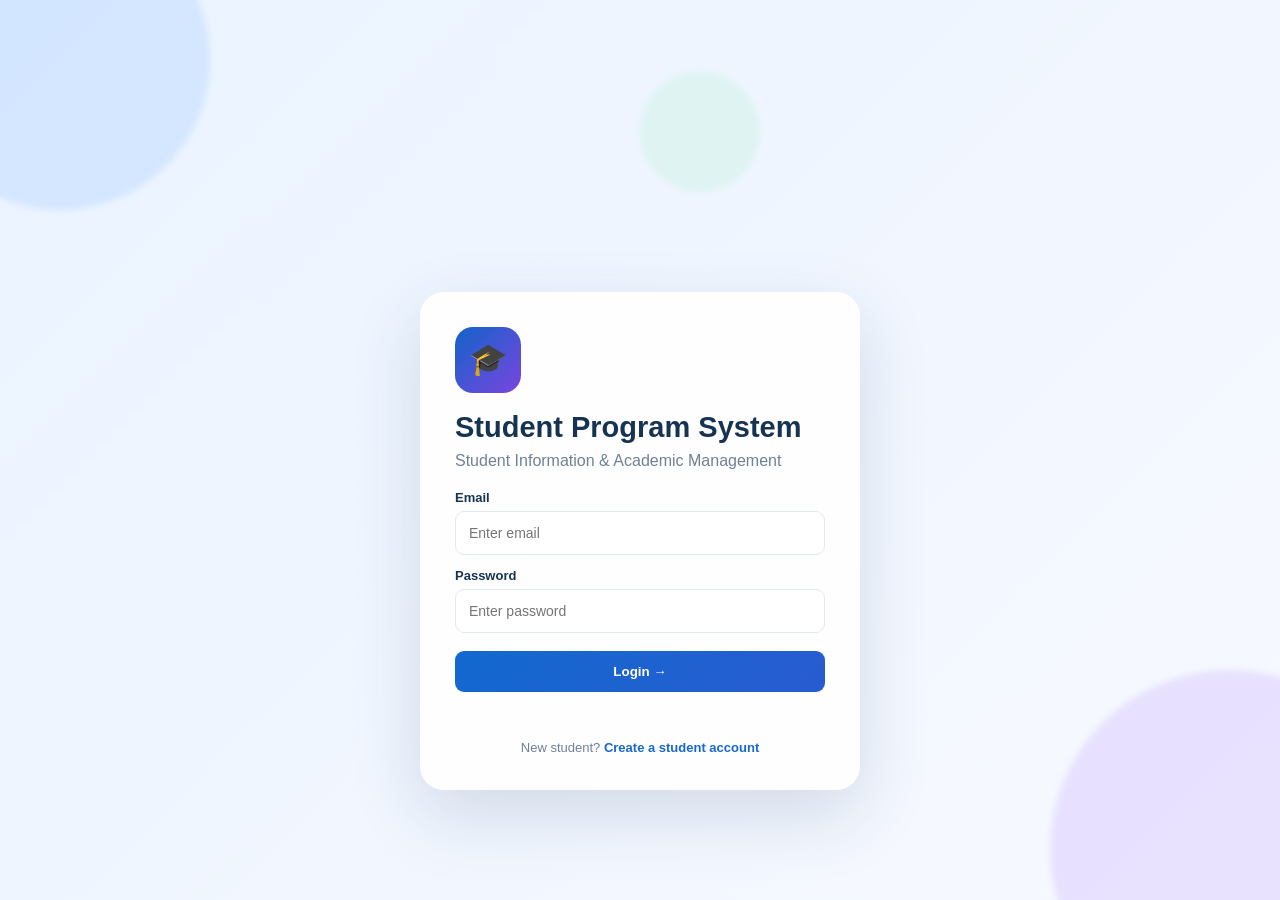
<file: index.html>
<!DOCTYPE html>
<html lang="en">
<head>
<meta charset="UTF-8">
<meta name="viewport" content="width=device-width, initial-scale=1.0">
<title>Student Program System</title>
<link rel="stylesheet" href="style.css">
</head>
<body class="login-body">
<div class="login-bg"><span></span><span></span><span></span></div>
<div class="login-card">
  <div class="logo-box">🎓</div>
  <h1>Student Program System</h1>
  <p class="sub">Student Information & Academic Management</p>
<form id="loginForm">
    <label>Email</label>
    <input id="email" type="email" placeholder="Enter email" required>
    <label>Password</label>
    <input id="password" type="password" placeholder="Enter password" required>
    <button class="btn primary full" type="submit">Login <span>→</span></button>
  </form>
  <div id="loginMsg" class="msg"></div>
  <p class="register-link">New student? <a href="register.html">Create a student account</a></p>
</div>
<script src="script.js"></script>
</body>
</html>
</file>
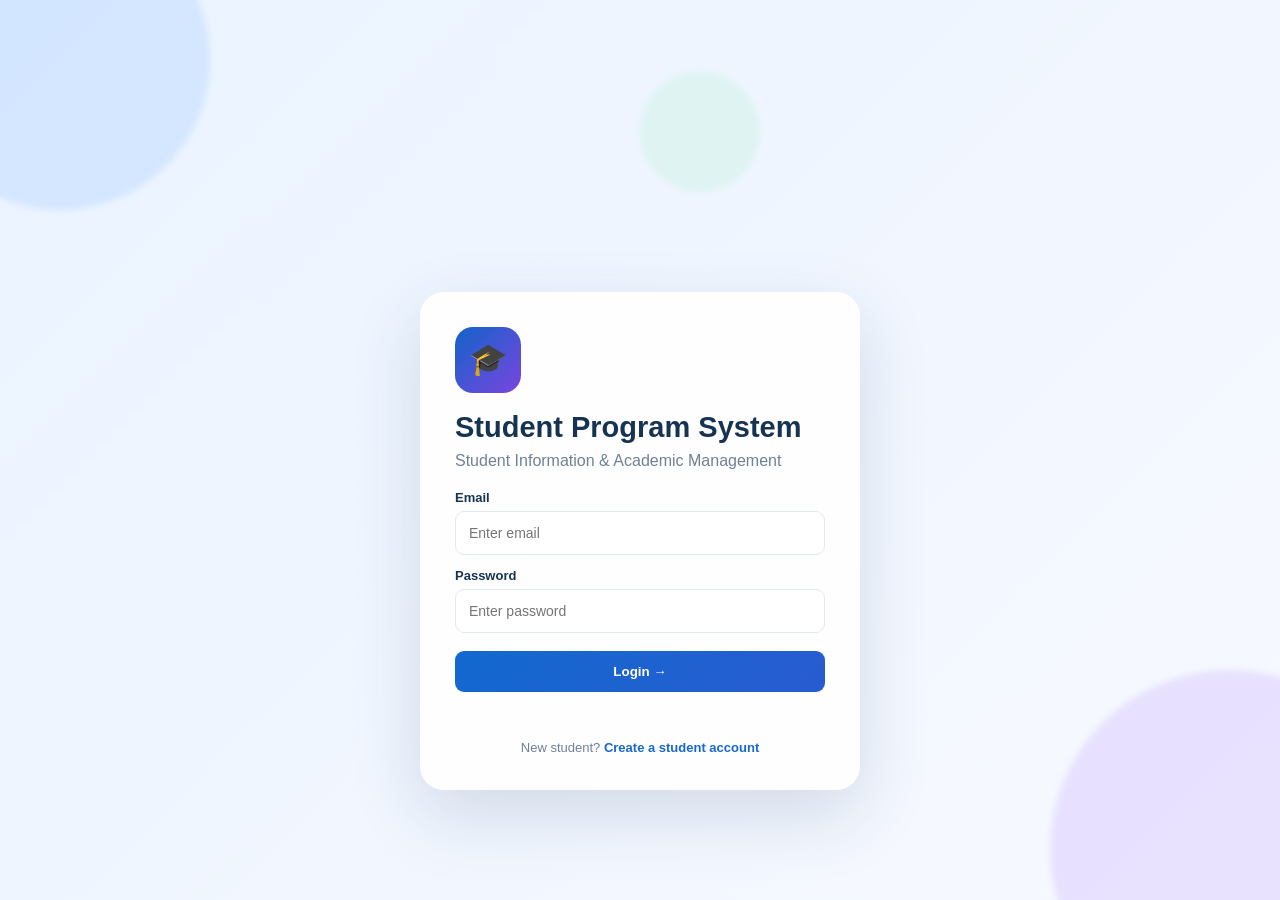
<file: admin.html>
<!DOCTYPE html>
<html lang="en">
<head>
<meta charset="UTF-8"><meta name="viewport" content="width=device-width,initial-scale=1.0">
<title>Student Program System - Admin</title><link rel="stylesheet" href="style.css">
</head>
<body>
<div class="app admin-app">
<aside class="sidebar">
  <div class="side-brand"><div class="mini-logo">🎓</div><div><b>STUDENT PROGRAM</b><small>SYSTEM</small></div></div>
  <div class="profile"><div class="avatar">AD</div><div><b id="adminSideName">Admin</b><small>Administrator</small></div></div>
  <div class="menu-label">ADMIN MENU</div>
  <button class="nav active" data-page="admin-dashboard"><span>📊</span>Dashboard</button>
  <button class="nav" data-page="students"><span>👨‍🎓</span>Students</button>
  <button class="nav" data-page="reports"><span>📄</span>Reports</button>
  <button class="nav" data-page="notices"><span>📢</span>Notices</button>
  <button class="nav" data-page="analytics"><span>📈</span>Analytics</button>
  <div class="side-bottom"><button class="nav logout-side" onclick="logout()"><span>↪️</span>Logout</button></div>
</aside>
<main class="main"><header class="topbar"><button class="hamb" id="hamb">☰</button><div><h2 id="adminTitle">Admin Dashboard</h2><small>Manage students and academic reports</small></div><div class="top-user"><div class="top-avatar">AD</div><b>Administrator</b></div></header><section id="adminContent" class="content"></section></main>
</div><div id="toast"></div><script src="script.js"></script><script>initAdmin();</script>
</body></html>
</file>
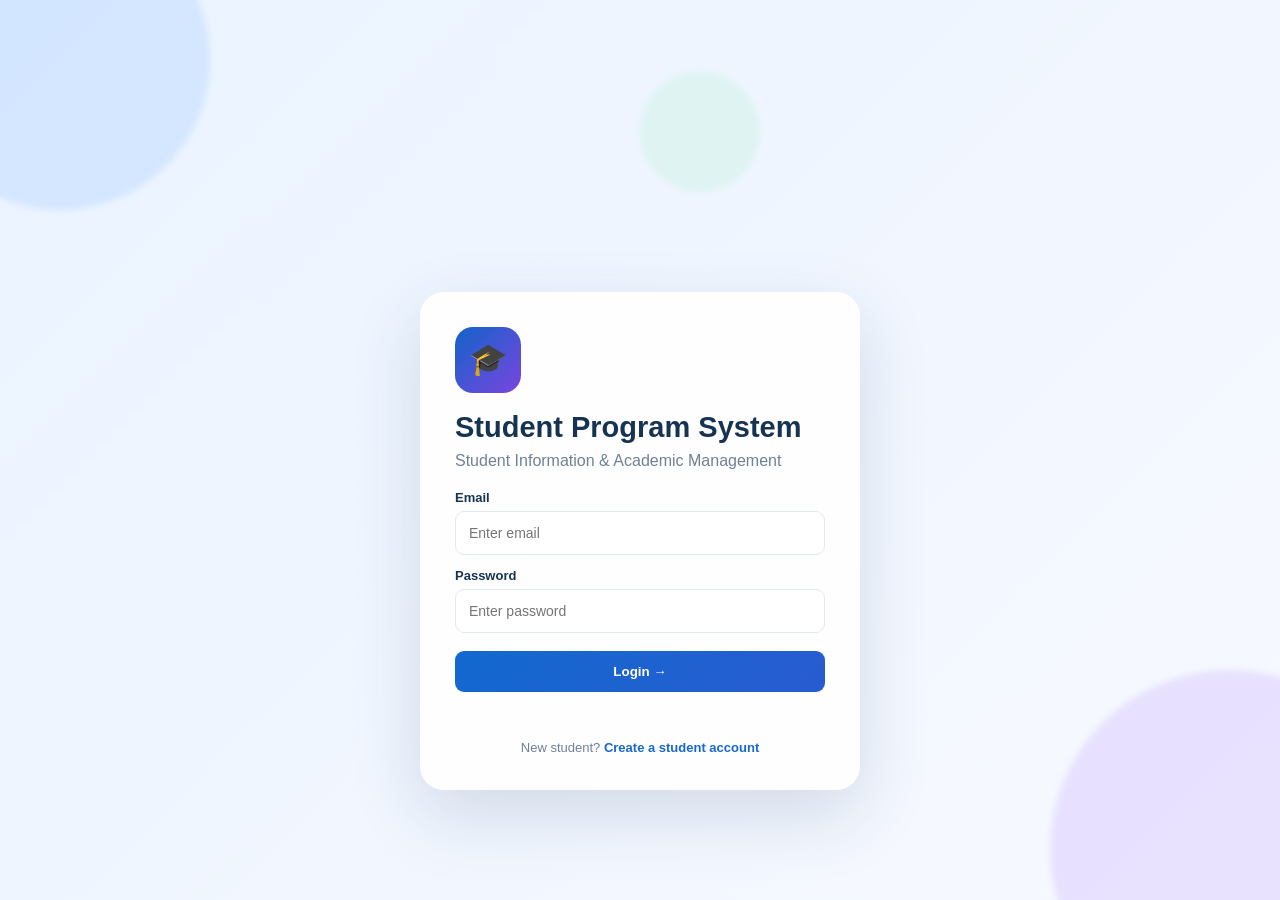
<file: dashboard.html>
<!DOCTYPE html>
<html lang="en">
<head>
<meta charset="UTF-8">
<meta name="viewport" content="width=device-width,initial-scale=1.0">
<title>Student Program System</title>
<link rel="stylesheet" href="style.css">
</head>
<body>
<div class="app">
<aside class="sidebar" id="sidebar">
  <div class="side-brand">
    <div class="mini-logo">🎓</div>
    <div><b>STUDENT PROGRAM</b><small>SYSTEM</small></div>
  </div>
  <div class="profile">
    <div class="avatar" id="avatar">UK</div>
    <div><b id="sideName">Student</b><small id="sideId">STU0001</small></div>
  </div>
  <div class="menu-label">MAIN MENU</div>
  <button class="nav active" data-page="dashboard"><span>🏠</span>Dashboard</button>
  <button class="nav" data-page="profile"><span>👤</span>My Profile</button>
  <button class="nav" data-page="academics"><span>📚</span>Academics</button>
  <button class="nav" data-page="attendance"><span>🗓️</span>Attendance</button>
  <button class="nav" data-page="results"><span>📊</span>Results</button>
  <div class="menu-label">STUDENT SERVICES</div>
  <button class="nav" data-page="fees"><span>💳</span>Fee Details</button>
  <button class="nav" data-page="timetable"><span>🕘</span>Time Table</button>
  <button class="nav" data-page="assignments"><span>📝</span>Assignments</button>
  <button class="nav" data-page="notices"><span>📢</span>Notices</button>
  <button class="nav" data-page="reports"><span>📄</span>Reports</button>
  <div class="side-bottom"><button class="nav" id="darkBtn"><span>🌙</span>Dark Mode</button><button class="nav logout-side" onclick="logout()"><span>↪️</span>Logout</button></div>
</aside>

<main class="main">
<header class="topbar">
  <button class="hamb" id="hamb">☰</button>
  <div><h2 id="pageTitle">Student Dashboard</h2><small>Welcome to Student Program System</small></div>
  <div class="top-user"><button class="bell">🔔</button><div class="top-avatar" id="topAvatar">UK</div><b id="topName">Uday Kiran</b></div>
</header>
<section id="content" class="content"></section>
</main>
</div>
<div id="toast"></div>
<script src="script.js"></script>
<script>initApp();</script>
</body>
</html>
</file>
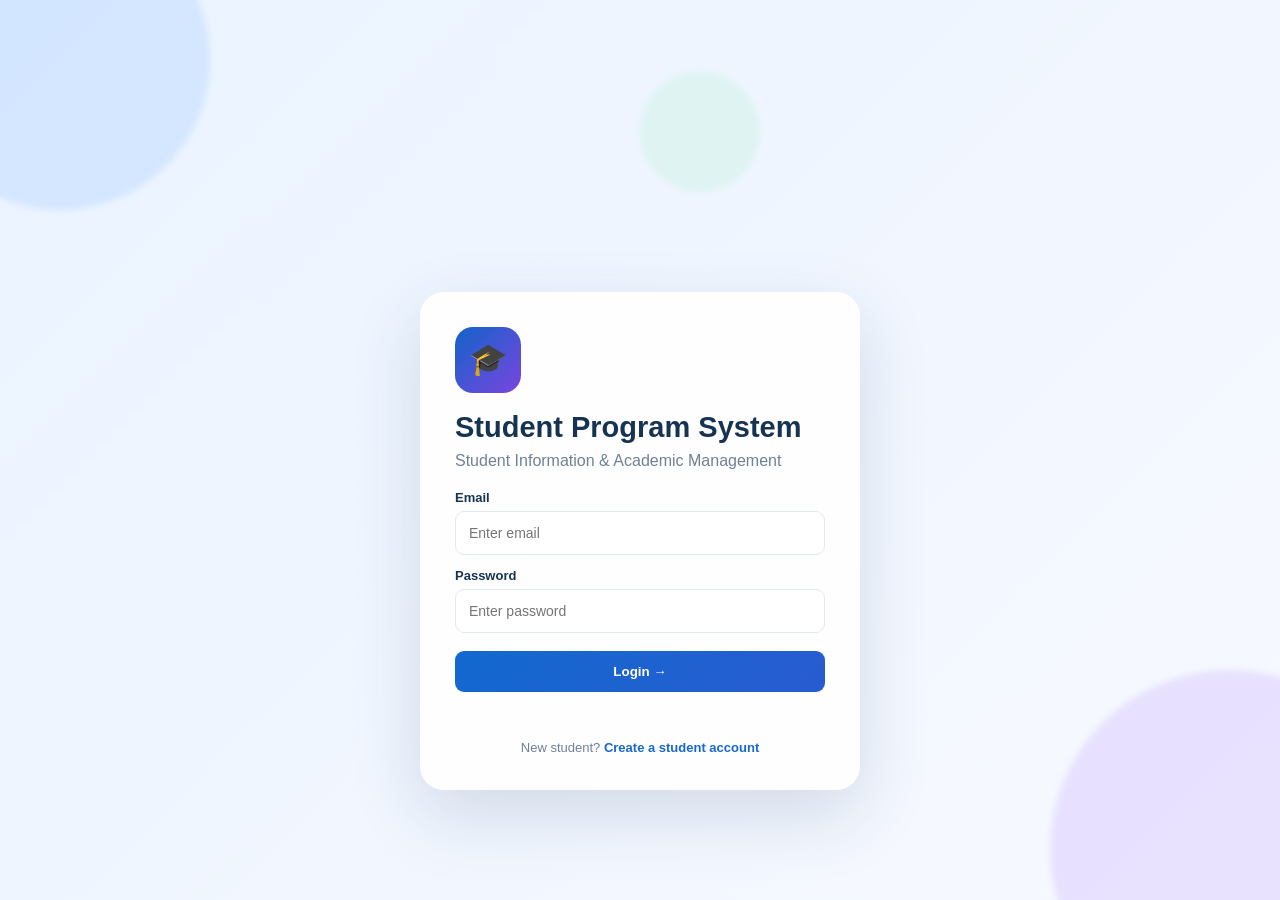
<file: parent.html>
<!DOCTYPE html>
<html lang="en">
<head>
<meta charset="UTF-8">
<meta name="viewport" content="width=device-width,initial-scale=1.0">
<title>Parent Dashboard - Student Program System</title>
<link rel="stylesheet" href="style.css">
</head>
<body>
<div class="app">
<aside class="sidebar">
  <div class="side-brand"><div class="mini-logo">🎓</div><div><b>STUDENT PROGRAM</b><small>SYSTEM</small></div></div>
  <div class="profile"><div class="avatar" id="parentAvatar">PA</div><div><b id="parentName">Parent</b><small>Parent Account</small></div></div>
  <div class="menu-label">PARENT MENU</div>
  <button class="nav active"><span>🏠</span>Dashboard</button>
  <button class="nav" onclick="parentReport()"><span>📊</span>Student Report</button>
  <button class="nav" onclick="parentNotices()"><span>📢</span>Notices</button>
  <div class="side-bottom"><button class="nav logout-side" onclick="logout()"><span>↪️</span>Logout</button></div>
</aside>
<main class="main">
<header class="topbar"><div><h2>Parent Dashboard</h2><small>Monitor student academic progress</small></div><div class="top-user"><div class="top-avatar">PA</div><b id="parentTopName">Parent</b></div></header>
<section id="parentContent" class="content"></section>
</main>
</div>
<div id="toast"></div>
<script src="script.js"></script>
<script>initParent();</script>
</body>
</html>
</file>
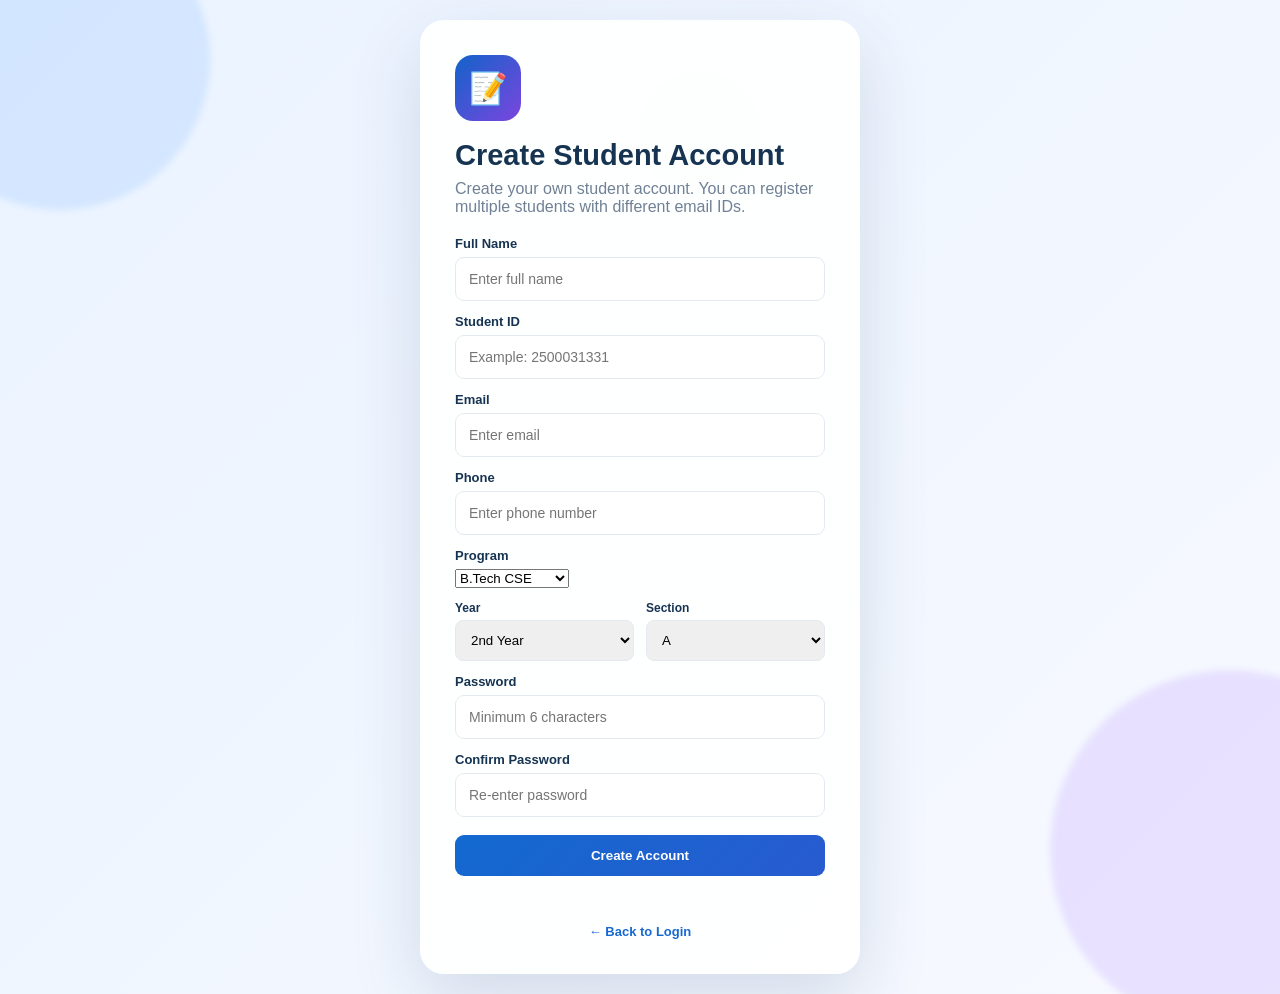
<file: register.html>
<!DOCTYPE html>
<html lang="en">
<head>
<meta charset="UTF-8">
<meta name="viewport" content="width=device-width,initial-scale=1.0">
<title>Register - Student Program System</title>
<link rel="stylesheet" href="style.css">
</head>
<body class="login-body">
<div class="login-bg"><span></span><span></span><span></span></div>
<div class="login-card register-card">
  <div class="logo-box">📝</div>
  <h1>Create Student Account</h1>
  <p class="sub">Create your own student account. You can register multiple students with different email IDs.</p>

  <form id="registerForm">
    <label>Full Name</label>
    <input id="regName" type="text" placeholder="Enter full name" required>

    <label>Student ID</label>
    <input id="regId" type="text" placeholder="Example: 2500031331" required>

    <label>Email</label>
    <input id="regEmail" type="email" placeholder="Enter email" required>

    <label>Phone</label>
    <input id="regPhone" type="tel" placeholder="Enter phone number">

    <label>Program</label>
    <select id="regProgram">
      <option>B.Tech CSE</option>
      <option>B.Tech ECE</option>
      <option>B.Tech EEE</option>
      <option>B.Tech AI & ML</option>
      <option>BCA</option>
    </select>

    <div class="form-grid">
      <div class="form-group">
        <label>Year</label>
        <select id="regYear">
          <option>1st Year</option>
          <option selected>2nd Year</option>
          <option>3rd Year</option>
          <option>4th Year</option>
        </select>
      </div>
      <div class="form-group">
        <label>Section</label>
        <select id="regSection">
          <option>A</option><option>B</option><option>C</option><option>D</option>
        </select>
      </div>
    </div>
<label>Password</label>
    <input id="regPassword" type="password" minlength="6" placeholder="Minimum 6 characters" required>

    <label>Confirm Password</label>
    <input id="regConfirm" type="password" minlength="6" placeholder="Re-enter password" required>

    <button class="btn primary full" type="submit">Create Account</button>
  </form>
<div id="registerMsg" class="msg"></div>
  <p class="register-link"><a href="index.html">← Back to Login</a></p>
</div>
<script src="script.js"></script>
</body>
</html>
</file>
<file: style.css>
*{box-sizing:border-box} :root{--nav:#082e5c;--nav2:#0b3d78;--blue:#1769d1;--light:#f4f7fb;--card:#fff;--text:#163452;--muted:#708095;--line:#e3e9f1;--green:#149c6d;--orange:#d99018;--red:#d84a4a;--shadow:0 8px 24px rgba(26,58,95,.08)}
body{margin:0;font-family:Arial,Helvetica,sans-serif;background:var(--light);color:var(--text);overflow-x:hidden}.login-body{min-height:100vh;display:grid;place-items:center;background:linear-gradient(135deg,#eaf3ff,#f7f9ff);padding:20px}.login-bg span{position:fixed;border-radius:50%;filter:blur(3px);opacity:.45;animation:float 8s ease-in-out infinite}.login-bg span:nth-child(1){width:300px;height:300px;background:#b8d7ff;left:-90px;top:-90px}.login-bg span:nth-child(2){width:360px;height:360px;background:#d7c6ff;right:-130px;bottom:-130px;animation-delay:2s}.login-bg span:nth-child(3){width:120px;height:120px;background:#c9f2e2;left:50%;top:8%;animation-delay:4s}@keyframes float{50%{transform:translateY(-22px) scale(1.05)}}.login-card{width:min(440px,100%);padding:35px;border-radius:24px;background:rgba(255,255,255,.92);box-shadow:0 25px 70px rgba(30,62,100,.15);position:relative;animation:rise .7s ease}@keyframes rise{from{opacity:0;transform:translateY(25px)}to{opacity:1;transform:none}}.logo-box{width:66px;height:66px;border-radius:18px;background:linear-gradient(135deg,#1263c9,#7b45df);display:grid;place-items:center;color:#fff;font-size:31px;margin-bottom:18px}.login-card h1{margin:0;font-size:29px}.sub{color:var(--muted);margin:8px 0 20px}.demo{background:#eef6ff;border:1px solid #cfe2fb;padding:12px;border-radius:12px;font-size:13px;line-height:1.7;margin-bottom:18px}.demo code{background:#fff;padding:2px 5px;border-radius:4px}.login-card label{display:block;font-size:13px;font-weight:bold;margin:13px 0 6px}.login-card input{width:100%;padding:13px;border:1px solid var(--line);border-radius:9px;font-size:14px;outline:none}.login-card input:focus{border-color:#65a3e9;box-shadow:0 0 0 4px #dcecff}.btn{border:0;border-radius:9px;padding:13px 17px;font-weight:bold;cursor:pointer;transition:.2s}.btn:hover{transform:translateY(-2px)}.primary{color:white;background:linear-gradient(135deg,#1269cf,#285bd0)}.full{width:100%;margin-top:18px}.msg{min-height:20px;text-align:center;font-size:13px;font-weight:bold;margin-top:12px}.msg.error{color:var(--red)}.msg.ok{color:var(--green)}

.app{display:flex;min-height:100vh}.sidebar{width:224px;background:linear-gradient(180deg,#0a376b,#082c56);color:#fff;position:fixed;left:0;top:0;bottom:0;z-index:20;box-shadow:5px 0 20px rgba(0,0,0,.08);display:flex;flex-direction:column}.side-brand{padding:18px 12px;border-bottom:1px solid rgba(255,255,255,.1);display:flex;gap:9px;align-items:center}.mini-logo{width:37px;height:37px;background:#fff;border-radius:10px;display:grid;place-items:center;font-size:19px}.side-brand b{font-size:15px;display:block}.side-brand small{font-size:9px;opacity:.7;letter-spacing:1px}.profile{padding:17px 12px;background:rgba(255,255,255,.04);display:flex;gap:10px;align-items:center}.avatar{width:43px;height:43px;background:#fff;color:#163d6d;border-radius:50%;display:grid;place-items:center;font-weight:bold}.profile b{display:block;font-size:13px}.profile small{opacity:.7;font-size:11px}.menu-label{font-size:9px;color:#9eb9d8;margin:17px 15px 7px;letter-spacing:.7px}.nav{margin:2px 6px;width:calc(100% - 12px);background:transparent;border:0;color:#e9f2fd;padding:11px 12px;text-align:left;border-radius:7px;cursor:pointer;font-size:14px;display:flex;gap:11px;align-items:center}.nav:hover,.nav.active{background:#15538f}.nav.active{box-shadow:inset 3px 0 #53a0ff}.side-bottom{margin-top:auto;padding-bottom:10px}.logout-side{color:#ffd3d3}.main{margin-left:224px;width:calc(100% - 224px);min-height:100vh}.topbar{height:78px;background:#fff;border-bottom:1px solid var(--line);display:flex;align-items:center;justify-content:space-between;padding:0 25px;position:sticky;top:0;z-index:10}.topbar h2{margin:0;font-size:21px}.topbar small{color:var(--muted);font-size:11px}.top-user{display:flex;align-items:center;gap:10px;font-size:14px}.top-avatar{width:34px;height:34px;border-radius:50%;background:#eef3f9;display:grid;place-items:center;color:#23466d;font-weight:bold}.bell{border:1px solid var(--line);background:#fff;padding:9px;border-radius:8px}.hamb{display:none}.content{padding:20px 25px 45px;animation:fade .4s ease}@keyframes fade{from{opacity:0;transform:translateY(7px)}to{opacity:1;transform:none}}.hero{background:linear-gradient(110deg,#0c3c76,#1768c7);color:#fff;border-radius:10px;padding:24px 27px;display:flex;justify-content:space-between;align-items:center;box-shadow:var(--shadow);margin-bottom:18px}.hero h1{margin:0 0 8px;font-size:25px}.hero p{margin:0;opacity:.82;font-size:13px}.hero-icon{font-size:55px;opacity:.85}.cards{display:grid;grid-template-columns:repeat(4,1fr);gap:14px;margin-bottom:18px}.stat{background:#fff;border:1px solid var(--line);border-radius:9px;padding:17px;box-shadow:var(--shadow);transition:.25s}.stat:hover{transform:translateY(-4px)}.stat .ico{font-size:22px}.stat b{display:block;font-size:25px;margin-top:8px}.stat small{color:var(--muted)}.grid{display:grid;grid-template-columns:2fr 1fr;gap:18px;margin-bottom:18px}.panel{background:#fff;border:1px solid var(--line);border-radius:9px;padding:18px;box-shadow:var(--shadow)}.panel-title{display:flex;justify-content:space-between;align-items:center;border-bottom:1px solid var(--line);padding-bottom:12px;margin-bottom:14px}.panel-title h3{margin:0;font-size:17px}.panel-title p{margin:4px 0 0;color:var(--muted);font-size:12px}.chart{height:230px;display:flex;align-items:flex-end;gap:16px;padding:20px 10px 5px;border-bottom:1px solid #dfe5ec}.bar-col{flex:1;height:100%;display:flex;align-items:flex-end;justify-content:center;position:relative}.bar{width:65%;background:#1769d1;border-radius:6px 6px 0 0;min-height:10px;animation:grow .8s ease}.bar-col label{position:absolute;bottom:-24px;color:#7c8795;font-size:11px}.bar-col em{position:absolute;top:-4px;font-size:11px;color:#64748b;font-style:normal}.notice{padding:13px;background:#f7faff;border-left:4px solid #1670d2;margin:9px 0;font-size:13px}.notice b{display:block;margin-bottom:5px}.notice span{color:#617084}.table-wrap{overflow:auto}.data-table{width:100%;border-collapse:collapse;font-size:13px}.data-table th{background:#f4f6f9;text-align:left;color:#566578;padding:12px}.data-table td{padding:12px;border-bottom:1px solid #edf0f4}.badge{padding:5px 10px;border-radius:20px;font-size:11px;font-weight:bold;background:#e5f6ee;color:#159263;display:inline-block}.badge.warn{background:#fff3d8;color:#a87312}.badge.red{background:#ffe3e3;color:#c13e3e}.subject-grid{display:grid;grid-template-columns:repeat(2,1fr);gap:12px}.subject{border:1px solid var(--line);border-radius:9px;padding:14px;transition:.2s}.subject:hover{transform:translateY(-3px);box-shadow:var(--shadow)}.subject b{display:block;margin-bottom:5px}.subject small{color:var(--muted)}.progress{height:7px;background:#e9eef5;border-radius:10px;margin-top:10px;overflow:hidden}.progress i{display:block;height:100%;background:#1769d1;border-radius:10px}.profile-grid{display:grid;grid-template-columns:1fr 1fr;gap:14px}.info{padding:15px;background:#f8fafc;border-radius:8px}.info small{display:block;color:var(--muted);margin-bottom:5px}.big-result{display:grid;grid-template-columns:repeat(3,1fr);gap:14px}.result-box{text-align:center;padding:22px;border-radius:10px;background:#f6f9fd}.result-box b{font-size:28px;display:block;color:#1769d1}.result-box span{color:var(--muted);font-size:12px}.search{padding:11px 12px;border:1px solid var(--line);border-radius:8px;outline:0;width:260px}.toolbar{display:flex;justify-content:space-between;gap:10px;align-items:center;margin-bottom:14px}.form-grid{display:grid;grid-template-columns:1fr 1fr;gap:12px}.form-group label{display:block;font-size:12px;font-weight:bold;margin-bottom:5px}.form-group input,.form-group select,.form-group textarea{width:100%;padding:11px;border:1px solid var(--line);border-radius:8px}.form-group.full{grid-column:1/-1}.actions{display:flex;gap:8px}.small-btn{padding:8px 11px;border:0;border-radius:7px;cursor:pointer;font-weight:bold}.blue{background:#e5f0ff;color:#1260b8}.red{background:#ffe6e6;color:#b73737}@keyframes grow{from{height:0}}

body.dark{--light:#0d1726;--card:#142238;--text:#e9f1fb;--muted:#9eb0c7;--line:#263952}body.dark .topbar,body.dark .panel,body.dark .stat,body.dark .subject,body.dark .info,body.dark .login-card{background:#142238;color:#e9f1fb}body.dark .data-table th{background:#1b2b42}body.dark .notice,body.dark .result-box{background:#182b44}body.dark .top-avatar,body.dark .bell{background:#1a2a40;color:#fff}
@media(max-width:900px){.sidebar{transform:translateX(-100%);transition:.25s}.sidebar.open{transform:none}.main{margin-left:0;width:100%}.hamb{display:block;border:0;background:#fff;font-size:21px;margin-right:12px}.topbar>div:first-of-type{margin-right:auto}.cards{grid-template-columns:repeat(2,1fr)}.grid{grid-template-columns:1fr}.content{padding:15px}.topbar{padding:0 15px}.top-user b,.bell{display:none}}
@media(max-width:600px){.cards,.subject-grid,.profile-grid,.big-result,.form-grid{grid-template-columns:1fr}.hero-icon{display:none}.topbar h2{font-size:17px}.top-user{display:none}.toolbar{align-items:stretch;flex-direction:column}.search{width:100%}}

.register-link{text-align:center;margin:16px 0 0;color:var(--muted);font-size:13px}.register-link a{color:#1769d1;font-weight:bold;text-decoration:none}.register-card{max-width:560px}.register-card .form-grid{margin-top:0}.register-card .form-group label{margin-top:13px}
#toast{position:fixed;right:22px;bottom:22px;background:#163f6f;color:#fff;padding:12px 17px;border-radius:9px;box-shadow:0 10px 30px #0002;opacity:0;transform:translateY(15px);pointer-events:none;transition:.25s;z-index:99;font-size:13px}#toast.show{opacity:1;transform:none}
</file>
